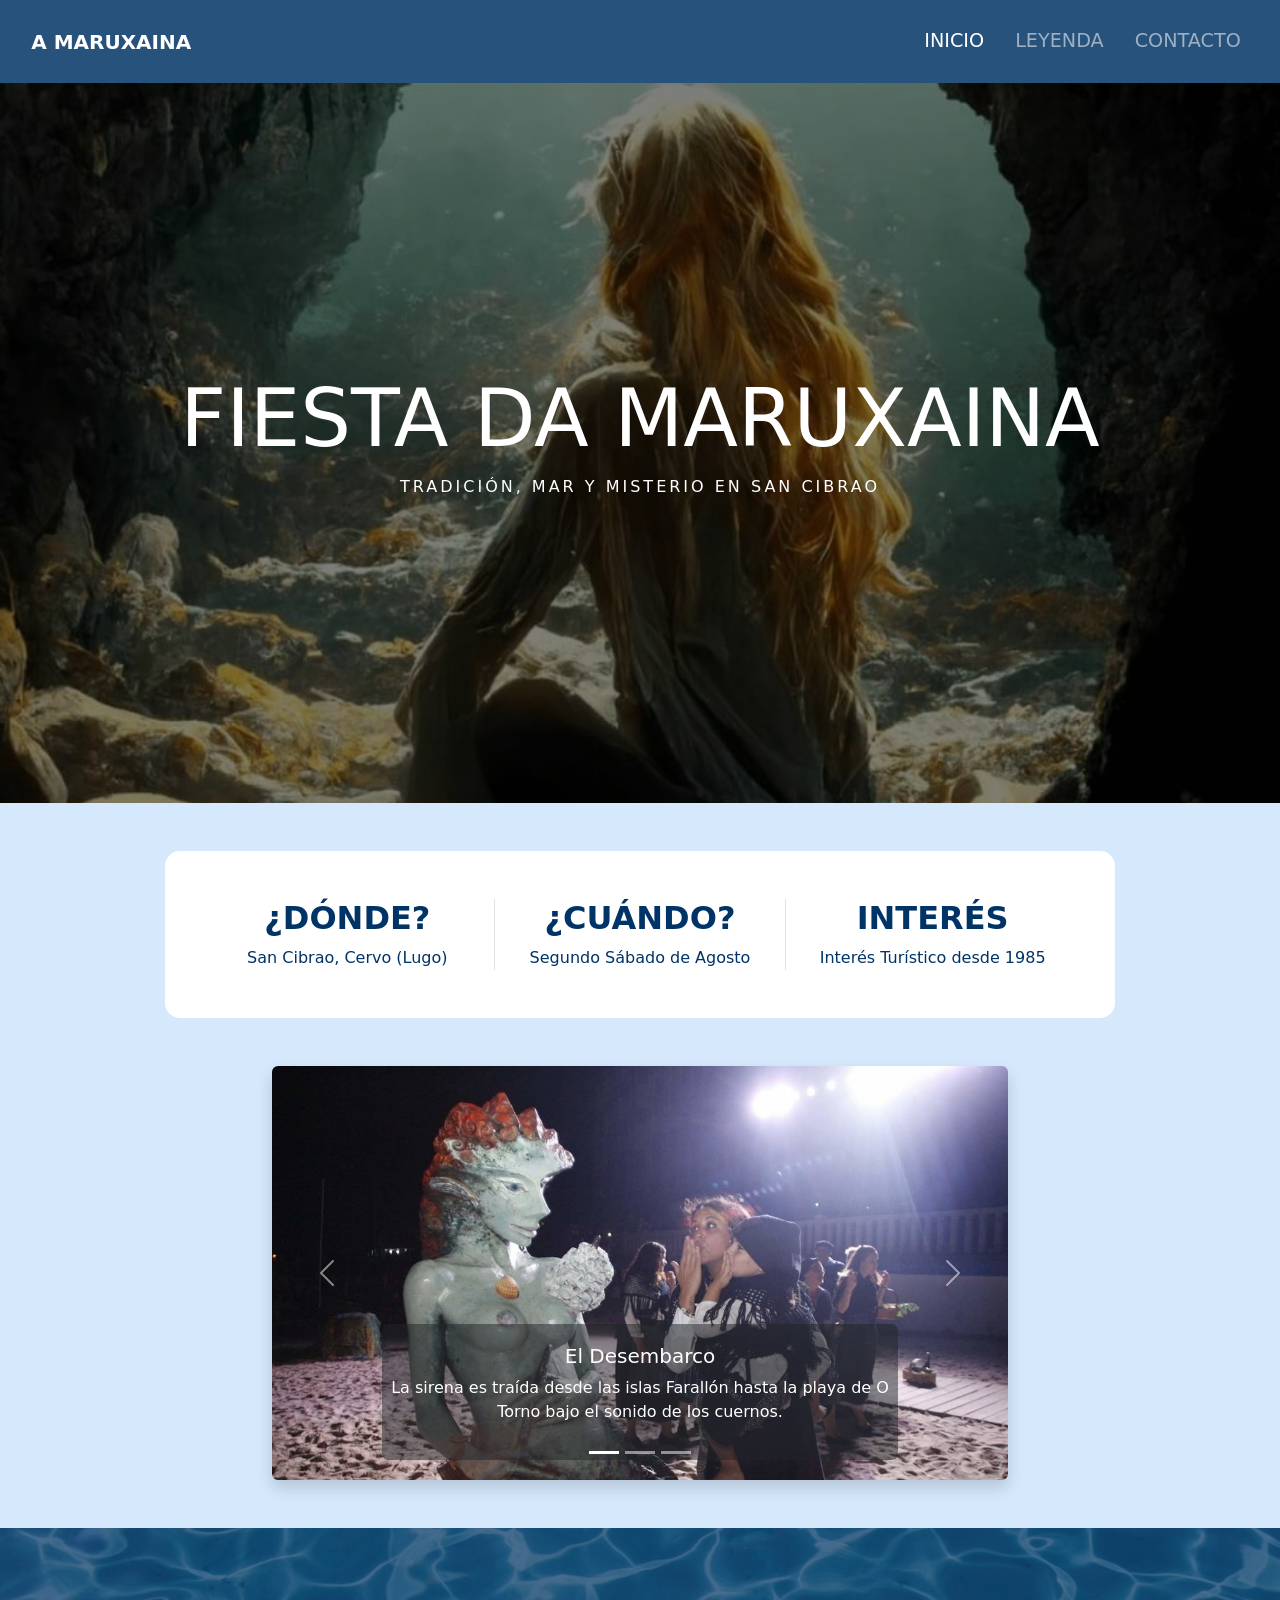
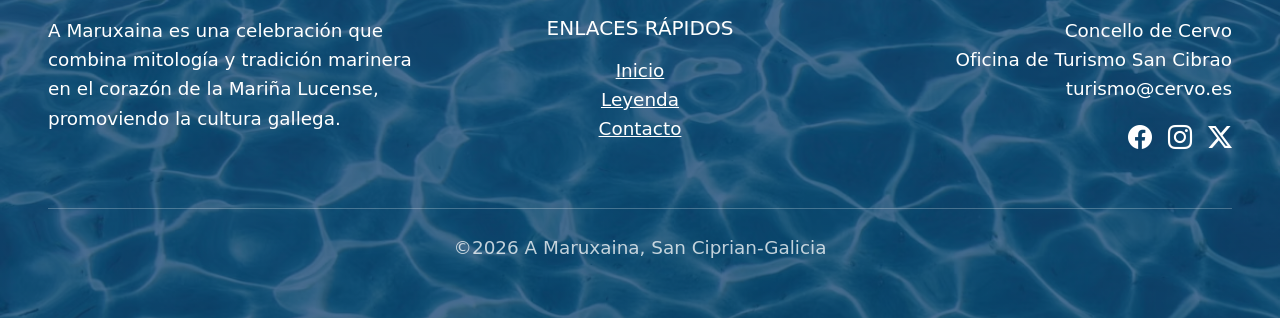
<file: index.html>
<!DOCTYPE html>
<html lang="es">

<head>
    <meta charset="UTF-8">
    <meta name="viewport" content="width=device-width, initial-scale=1.0">
    <title>Inicio - A Maruxaina</title>
    <link href="https://cdn.jsdelivr.net/npm/bootstrap@5.3.0/dist/css/bootstrap.min.css" rel="stylesheet">
    <link rel="stylesheet" href="https://cdn.jsdelivr.net/npm/bootstrap-icons@1.11.0/font/bootstrap-icons.css">
    <link rel="stylesheet" href="css/estilos.css">
</head>

<body>

    <nav class="navbar navbar-expand-md navbar-dark sticky-top">
        <div class="container-fluid">
            <a class="navbar-brand fw-bold" href="#">A MARUXAINA</a>

            <button class="navbar-toggler" type="button" data-bs-toggle="collapse" data-bs-target="#navbarNav">
                <span class="navbar-toggler-icon"></span>
            </button>

            <div class="collapse navbar-collapse" id="navbarNav">
                <ul class="navbar-nav ms-auto">
                    <li class="nav-item"><a class="nav-link active" href="index.html">Inicio</a></li>
                    <li class="nav-item"><a class="nav-link" href="portfilio/leyenda.html">Leyenda</a></li>
                    <li class="nav-item"><a class="nav-link" href="portfilio/contacto.html">Contacto</a></li>
                </ul>
            </div>
        </div>
    </nav>

    <header class="portada">
        <div class="container">
            <h1 class="display-1">FIESTA DA MARUXAINA</h1>
            <p class="text-uppercase" style="letter-spacing: 3px;">Tradición, mar y misterio en San cibrao</p>
        </div>
    </header>

    <section class="container my-5">
        <div class="row justify-content-center">
            <div class="col-md-11 col-lg-10 informacion p-5 text-center">
                <div class="row align-items-center">
                    <div class="col-12 col-md-4 mb-4 mb-md-0">
                        <h2 class="h2 fw-bold">¿DÓNDE?</h2>
                        <p class="mb-0">San Cibrao, Cervo (Lugo)</p>
                    </div>
                    <div class="col-md-4 mb-4 mb-md-0 border-start border-end d-none d-md-block">
                        <h2 class="h2 fw-bold">¿CUÁNDO?</h2>
                        <p class="mb-0">Segundo Sábado de Agosto</p>
                    </div>
                    <div class="col-12 d-md-none mb-4">
                        <h2 class="h2 fw-bold">¿CUÁNDO?</h2>
                        <p class="mb-0">Segundo Sábado de Agosto</p>
                    </div>
                    <div class="col-12 col-md-4">
                        <h2 class="h2 fw-bold">INTERÉS</h2>
                        <p class="mb-0">Interés Turístico desde 1985</p>
                    </div>
                </div>
            </div>
        </div>
    </section>

    <div class="container my-5">
        <div class="row justify-content-center">
            <div class="col-12 col-lg-8">
                <div id="carouselExampleCaptions" class="carousel slide shadow rounded overflow-hidden">
                    <div class="carousel-indicators">
                        <button type="button" data-bs-target="#carouselExampleCaptions" data-bs-slide-to="0" class="active" aria-current="true" aria-label="Slide 1"></button>
                        <button type="button" data-bs-target="#carouselExampleCaptions" data-bs-slide-to="1" aria-label="Slide 2"></button>
                        <button type="button" data-bs-target="#carouselExampleCaptions" data-bs-slide-to="2" aria-label="Slide 3"></button>
                    </div>
                    <div class="carousel-inner">
                        <div class="carousel-item active">
                            <img src="imagenes_video/maru3.jpg" class="d-block w-100" alt="Desembarco">
                            <div class="carousel-caption d-none d-md-block bg-dark bg-opacity-50 rounded">
                               <!-- Validación, se cambia por h2 aunque luego aparezca con h5 -->
                                <h2 class="h5">El Desembarco</h2>
                                <p>La sirena es traída desde las islas Farallón hasta la playa de O Torno bajo el sonido de los cuernos.</p>
                            </div>
                        </div>
                        <div class="carousel-item">
                            <img src="imagenes_video/Conxuro.jpg" class="d-block w-100" alt="El Juicio">
                            <div class="carousel-caption d-none d-md-block bg-dark bg-opacity-50 rounded">
                                <h2 class="h5">El Juicio</h2>
                                <p>El pueblo decide su destino en la plaza pública: ¿Es un ser bondadoso o maligno?</p>
                            </div>
                        </div>
                        <div class="carousel-item">
                            <img src="imagenes_video/fuegosartificiales.webp" class="d-block w-100" alt="Celebración">
                            <div class="carousel-caption d-none d-md-block bg-dark bg-opacity-50 rounded">
                                <h2 class="h5">La Gran "Folga"</h2>
                                <p>Tras el perdón, la fiesta estalla con música, queimada y alegría hasta el amanecer.</p>
                            </div>
                        </div>
                    </div>
                    <button class="carousel-control-prev" type="button" data-bs-target="#carouselExampleCaptions" data-bs-slide="prev">
                        <span class="carousel-control-prev-icon" aria-hidden="true"></span>
                        <span class="visually-hidden">Previous</span>
                    </button>
                    <button class="carousel-control-next" type="button" data-bs-target="#carouselExampleCaptions" data-bs-slide="next">
                        <span class="carousel-control-next-icon" aria-hidden="true"></span>
                        <span class="visually-hidden">Next</span>
                    </button>
                </div>
            </div>
        </div>
    </div>

    <footer>
        <div class="container-fluid px-lg-5">
            <div class="row g-4">
                <div class="col-12 col-md-4 text-center text-md-start">
                    <p class="small">A Maruxaina es una celebración que combina mitología y tradición marinera en el corazón de la Mariña Lucense, promoviendo la cultura gallega.</p>
                </div>

                <div class="d-none d-md-block col-md-4 text-center">
                    <h2 class="h5 mb-3">ENLACES RÁPIDOS</h2>
                    <ul class="list-unstyled">
                        <li><a href="index.html">Inicio</a></li>
                        <li><a href="portfilio/leyenda.html">Leyenda</a></li>
                        <li><a href="portfilio/contacto.html">Contacto</a></li>
                    </ul>
                </div>

                <div class="col-12 col-md-4 text-center text-md-end">
                    <p class="small">Concello de Cervo<br>Oficina de Turismo San Cibrao<br>turismo@cervo.es</p>
                    <div class="fs-4 mt-2">
                        <i class="bi bi-facebook me-3"></i><i class="bi bi-instagram me-3"></i><i class="bi bi-twitter-x"></i>
                    </div>
                </div>
            </div>
            <hr class="mt-5 mb-4 border-light opacity-25">
            <div class="text-center small opacity-75">
                <p>&copy;2026 A Maruxaina, San Ciprian-Galicia</p>
            </div>
        </div>
    </footer>

    <script src="https://cdn.jsdelivr.net/npm/bootstrap@5.3.0/dist/js/bootstrap.bundle.min.js"></script>
</body>

</html>
</file>
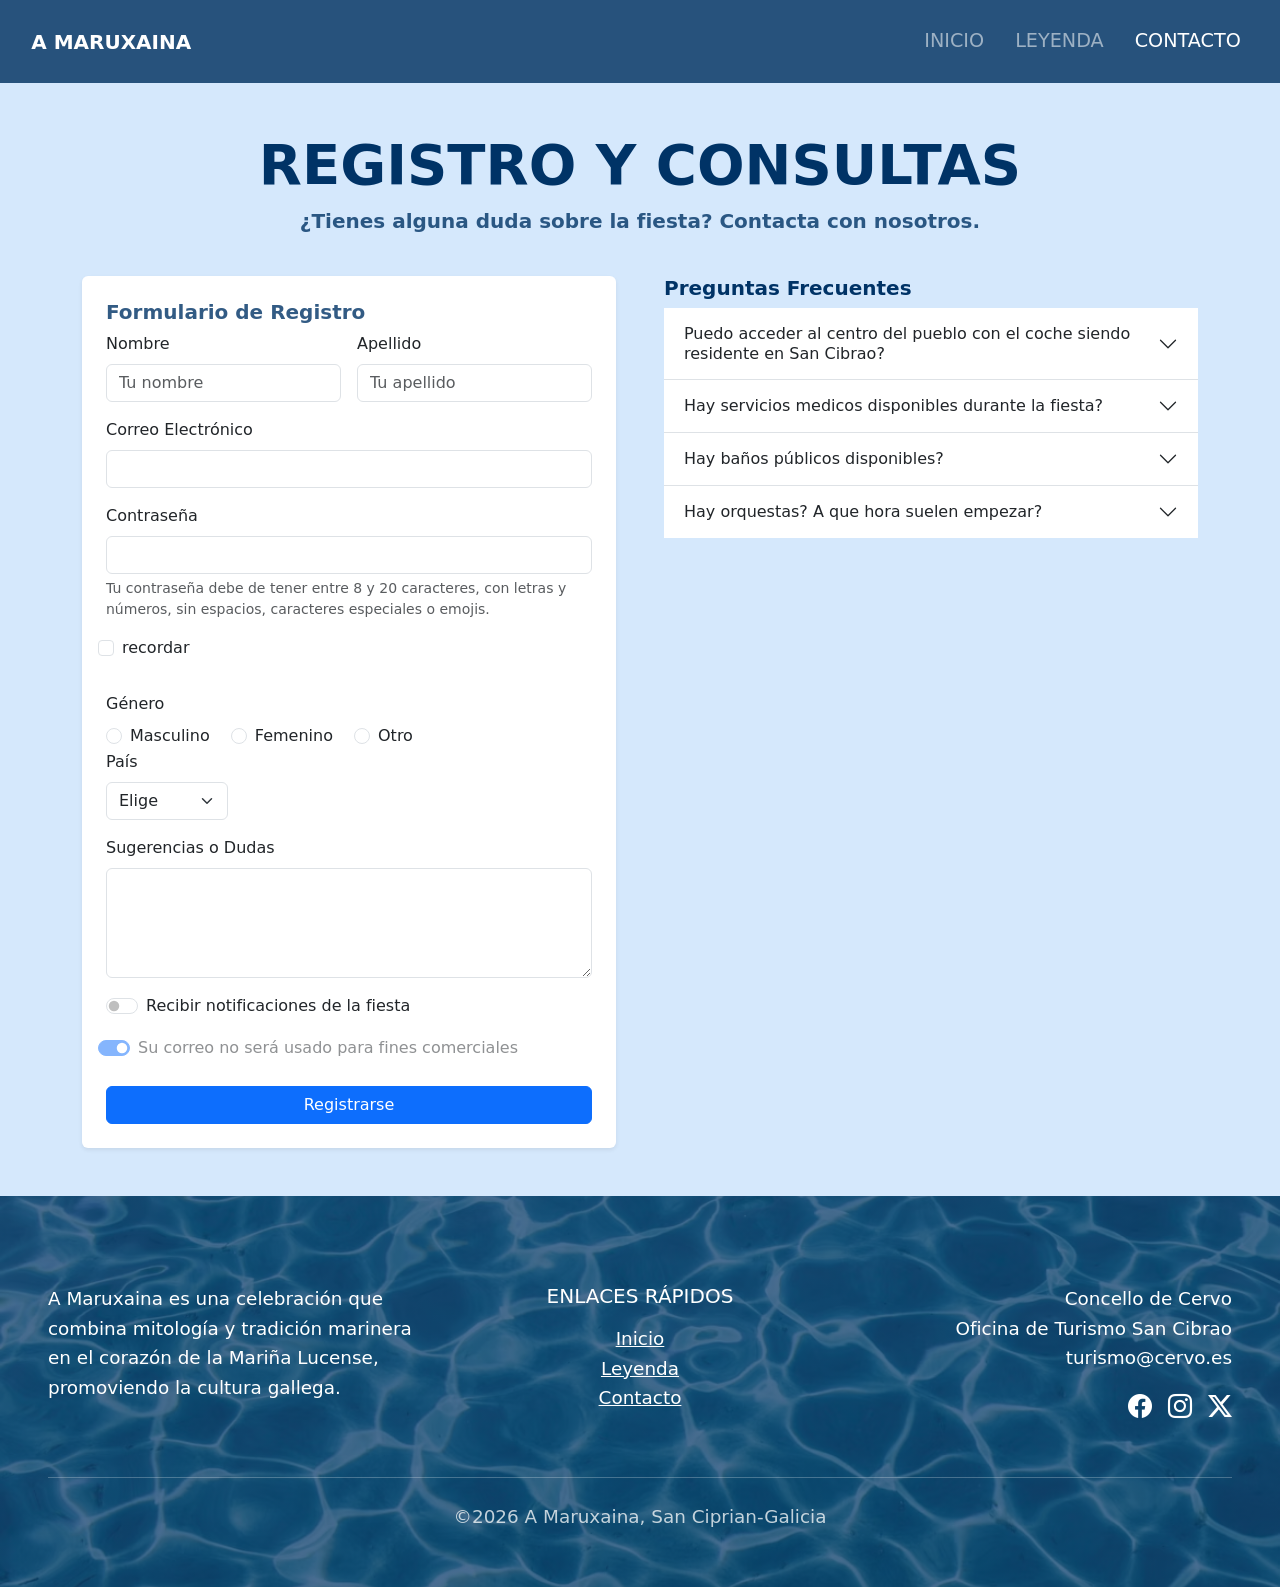
<file: portfilio/contacto.html>
<!DOCTYPE html>
<html lang="es">
<head>
    <meta charset="UTF-8">
    <meta name="viewport" content="width=device-width, initial-scale=1.0">
    <title>Contacto - A Maruxaina</title>
    <link href="https://cdn.jsdelivr.net/npm/bootstrap@5.3.0/dist/css/bootstrap.min.css" rel="stylesheet">
    <link rel="stylesheet" href="https://cdn.jsdelivr.net/npm/bootstrap-icons@1.11.0/font/bootstrap-icons.css">
    <link rel="stylesheet" href="../css/estilos.css">
</head>
<body>

    <nav class="navbar navbar-expand-md navbar-dark sticky-top">
        <div class="container-fluid">
            <a class="navbar-brand fw-bold" href="#">A MARUXAINA</a>

            <button class="navbar-toggler" type="button" data-bs-toggle="collapse" data-bs-target="#navbarNav">
                <span class="navbar-toggler-icon"></span>
            </button>

            <div class="collapse navbar-collapse" id="navbarNav">
                <ul class="navbar-nav ms-auto">
                    <li class="nav-item"><a class="nav-link" href="../index.html">Inicio</a></li>
                    <li class="nav-item"><a class="nav-link" href="leyenda.html">Leyenda</a></li>
                    <li class="nav-item"><a class="nav-link active" href="contacto.html">Contacto</a></li>
                </ul>
            </div>
        </div>
    </nav>

    <main class="container my-5">
        <div class="row mb-4">
            <div class="col-12 text-center">
                <h1 class="fw-bold text-uppercase" style="color: var(--azul-marino); font-size: 3.5rem;">
                Registro y Consultas
                </h1>
                <p class="lead fw-bold" style="color: var(--azul-marino); opacity: 0.8;">
                ¿Tienes alguna duda sobre la fiesta? Contacta con nosotros.</p>
            </div>
        </div>

        <div class="row g-5">
            <div class="col-lg-6">
                <div class="bg-white p-4 rounded shadow-sm">
                    <h1 class="h4 lead fw-bold" style="color: var(--azul-marino); opacity: 0.8;">Formulario de Registro</h1>
                    <form>
                        <div class="row g-3">
                            <div class="col-md-6">
                                <label class="form-label">Nombre</label>
                                <input type="text" class="form-control" placeholder="Tu nombre">
                            </div>
                            <div class="col-md-6">
                                <label class="form-label">Apellido</label>
                                <input type="text" class="form-control" placeholder="Tu apellido">
                            </div>
                            <div class="col-12">
                                <label for="exampleInputEmail1" class="form-label">Correo Electrónico</label>
                                <input type="email" class="form-control" id="exampleInputEmail1" aria-describedby="emailHelp">
                            </div>
                            <div>
                            <label for="inputPassword5" class="form-label">Contraseña</label>
                            <input type="password" id="inputPassword5" class="form-control" aria-describedby="passwordHelpBlock">
                            </div>
                            <div id="passwordHelpBlock" class="form-text">
                                Tu contraseña debe de tener entre 8 y 20 caracteres, con letras y números, sin espacios, caracteres especiales o emojis.
                            </div>
                            <div class="mb-3 form-check">
                                <input type="checkbox" class="form-check-input" id="exampleCheck1">
                                <label class="form-check-label" for="exampleCheck1">recordar</label>
                            </div>
                            <div class="col-12">
                                <label class="form-label">Género</label>
                                <div>
                                    <div class="form-check form-check-inline">
                                        <input class="form-check-input" type="radio" name="genero" id="m" value="masculino">
                                        <label class="form-check-label" for="m">Masculino</label>
                                    </div>
                                    <div class="form-check form-check-inline">
                                        <input class="form-check-input" type="radio" name="genero" id="f" value="femenino">
                                        <label class="form-check-label" for="f">Femenino</label>
                                    </div>
                                    <div class="form-check form-check-inline">
                                        <input class="form-check-input" type="radio" name="genero" id="o" value="otro">
                                        <label class="form-check-label" for="f">Otro</label>
                                    </div>
                                </div>
                            <div class="col-md-3">
                                <label for="validationDefault04" class="form-label">País</label>
                                <select class="form-select" id="validationDefault04" required>
                                    <option selected disabled value="">Elige</option>
                                    <option>España</option>
                                    <option>Francia</option>
                                    <option>Italia</option>
                                    <option>Portugal</option>
                                    <option>Otro</option>
                                </select>
                            </div>
                            </div>
                            <div class="col-12">
                                <label class="form-label">Sugerencias o Dudas</label>
                                <textarea class="form-control" rows="4"></textarea>
                            </div>
                            <div class="col-12">
                                <div class="form-check form-switch">
                                    <input class="form-check-input" type="checkbox" id="flexSwitchCheckDefault">
                                    <label class="form-check-label" for="flexSwitchCheckDefault">Recibir notificaciones de la fiesta</label>
                                </div>
                            </div>

                            <div class="form-check form-switch">
                                <input class="form-check-input" type="checkbox" role="switch"
                                    id="switchCheckCheckedDisabled" checked disabled>
                                <label class="form-check-label" for="switchCheckCheckedDisabled">Su correo no será
                                    usado para fines comerciales</label>
                            </div>

                            <div class="col-12">
                                <button type="submit" class="btn btn-primary w-100 mt-2">Registrarse</button>
                            </div>
                        </div>
                    </form>
                </div>
            </div>

            <div class="col-lg-6">
                <h1 class="h4 lead fw-bold" style="color: var(--azul-marino);">Preguntas Frecuentes</h1>
                <div class="accordion accordion-flush" id="accordionFlushExample">

                    <div class="accordion-item">
                        <h2 class="accordion-header">
                            <button class="accordion-button collapsed" type="button" data-bs-toggle="collapse"
                                data-bs-target="#flush-collapseOne" aria-expanded="false" aria-controls="flush-collapseOne">
                                Puedo acceder al centro del pueblo con el coche siendo residente en San Cibrao?
                            </button>
                        </h2>
                        <div id="flush-collapseOne" class="accordion-collapse collapse" data-bs-parent="#accordionFlushExample">
                            <div class="accordion-body">Sí, como residente puedes acceder al centro del pueblo pero con un
                                identificador. Este tiene que ser solicitado previamente a la festividad con ciertos criterios para
                                obtenerlo.</div>
                        </div>
                    </div>

                    <div class="accordion-item">
                        <h2 class="accordion-header">
                            <button class="accordion-button collapsed" type="button" data-bs-toggle="collapse"
                                data-bs-target="#flush-collapseTwo" aria-expanded="false" aria-controls="flush-collapseTwo">
                                Hay servicios medicos disponibles durante la fiesta?
                            </button>
                        </h2>
                        <div id="flush-collapseTwo" class="accordion-collapse collapse" data-bs-parent="#accordionFlushExample">
                            <div class="accordion-body">Sí, hay servicios médicos disponibles durante la fiesta ubicados en una
                                carpa para una atención rápida. Se encuentran a la entrada del pueblo donde ahí si que pueden
                                circular coches.</div>
                        </div>
                    </div>

                    <div class="accordion-item">
                        <h2 class="accordion-header">
                            <button class="accordion-button collapsed" type="button" data-bs-toggle="collapse"
                                data-bs-target="#flush-collapseThree" aria-expanded="false" aria-controls="flush-collapseThree">
                                Hay baños públicos disponibles?
                            </button>
                        </h2>
                        <div id="flush-collapseThree" class="accordion-collapse collapse" data-bs-parent="#accordionFlushExample">
                            <div class="accordion-body">Sí, hay baños públicos disponibles durante la fiesta ubicados en diferentes
                                puntos del pueblo para garantizar la comodidad. También tienen servicio de limpieza regular y estan
                                adaptados para gente con movilidad reducida.</div>
                        </div>
                    </div>

                    <div class="accordion-item">
                        <h2 class="accordion-header">
                            <button class="accordion-button collapsed" type="button" data-bs-toggle="collapse"
                                data-bs-target="#flush-collapseFour" aria-expanded="false" aria-controls="flush-collapseFour">
                                Hay orquestas? A que hora suelen empezar?
                            </button>
                        </h2>
                        <div id="flush-collapseFour" class="accordion-collapse collapse" data-bs-parent="#accordionFlushExample">
                            <div class="accordion-body">Sí, hay orquestas durante todo el día. Las principales con escenario suelen
                                empezar a partir de las 00:00h y durante la tarde hay musica en vivo moviendose por el pueblo.</div>
                        </div>
                    </div>
                </div>
            </div>
        </div>
    </main>

    <footer>
        <div class="container-fluid px-lg-5">
            <div class="row g-4">
                <div class="col-12 col-md-4">
                    <p class="small">A Maruxaina es una celebración que combina mitología y tradición marinera en el corazón de la Mariña Lucense, promoviendo la cultura gallega.</p>
                </div>
                <div class="d-none d-md-block col-md-4 text-center">
                    <h2 class="h5 mb-3">ENLACES RÁPIDOS</h2>
                    <ul class="list-unstyled">
                        <li><a href="../index.html">Inicio</a></li>
                        <li><a href="leyenda.html">Leyenda</a></li>
                        <li><a href="contacto.html">Contacto</a></li>
                    </ul>
                </div>
                <div class="col-12 col-md-4 text-center text-md-end">
                    <p class="small">Concello de Cervo<br>Oficina de Turismo San Cibrao<br>turismo@cervo.es</p>
                    <div class="fs-4 mt-2">
                        <i class="bi bi-facebook me-3"></i><i class="bi bi-instagram me-3"></i><i class="bi bi-twitter-x"></i>
                    </div>
                </div>
            </div>
            <hr class="mt-5 mb-4 border-light opacity-25">
            <div class="text-center small opacity-75">
                <p>&copy;2026 A Maruxaina, San Ciprian-Galicia</p>
            </div>
        </div>
    </footer>

    <script src="https://cdn.jsdelivr.net/npm/bootstrap@5.3.0/dist/js/bootstrap.bundle.min.js"></script>
</body>
</html>
</file>
<file: css/estilos.css>
:root {
    --azul-marino: #003366;
    --azul-claro: #d5e8fc;
    --azul-transparente: rgba(9, 56, 102, 0.85);
    --blanco: #fff;
}

body {
    background-color: var(--azul-claro);
}

.navbar {
    background-color: var(--azul-transparente);
    backdrop-filter: blur(3px);
    padding: 1.2rem ; 
}

.nav-link {
    font-size: 1.2rem; 
    margin-left: 15px;
    text-transform: uppercase;
}

.portada {
    background: linear-gradient(rgba(0, 0, 0, 0.5), rgba(0, 0, 0, 0.5)),
                url('../imagenes_video/MaruxainaHum.jpg') no-repeat center center;
    background-size: cover;
    height: 80vh;
    display: flex;

    /* texto */
    align-items: center;
    text-align: center;
    color: var(--blanco);
}

.portada-leyenda {
    background: linear-gradient(rgba(0, 0, 0, 0.5), rgba(0, 0, 0, 0.5)),
                url('../imagenes_video/Maru3.jpg') no-repeat center center;
    background-size: cover;
    height: 80vh;
    display: flex;

    /* texto */
    align-items: center;
    text-align: center;
    color: var(--blanco);
}

.informacion {
    background: var(--blanco);
    color: var(--azul-marino);
    border-radius: 15px;
    border: none;
}

footer {
    background: linear-gradient(rgba(0, 51, 102, 0.7), rgba(0, 51, 102, 0.7)),
                url('../imagenes_video/fondo-marino.avif') no-repeat center center;
    background-size: cover;
    color: var(--blanco); 
    padding: 88px 0 40px;
}

footer p, footer li, footer a {
    font-size: 1.15rem !important; 
    line-height: 1.6;
    color: var(--blanco);
}
</file>
